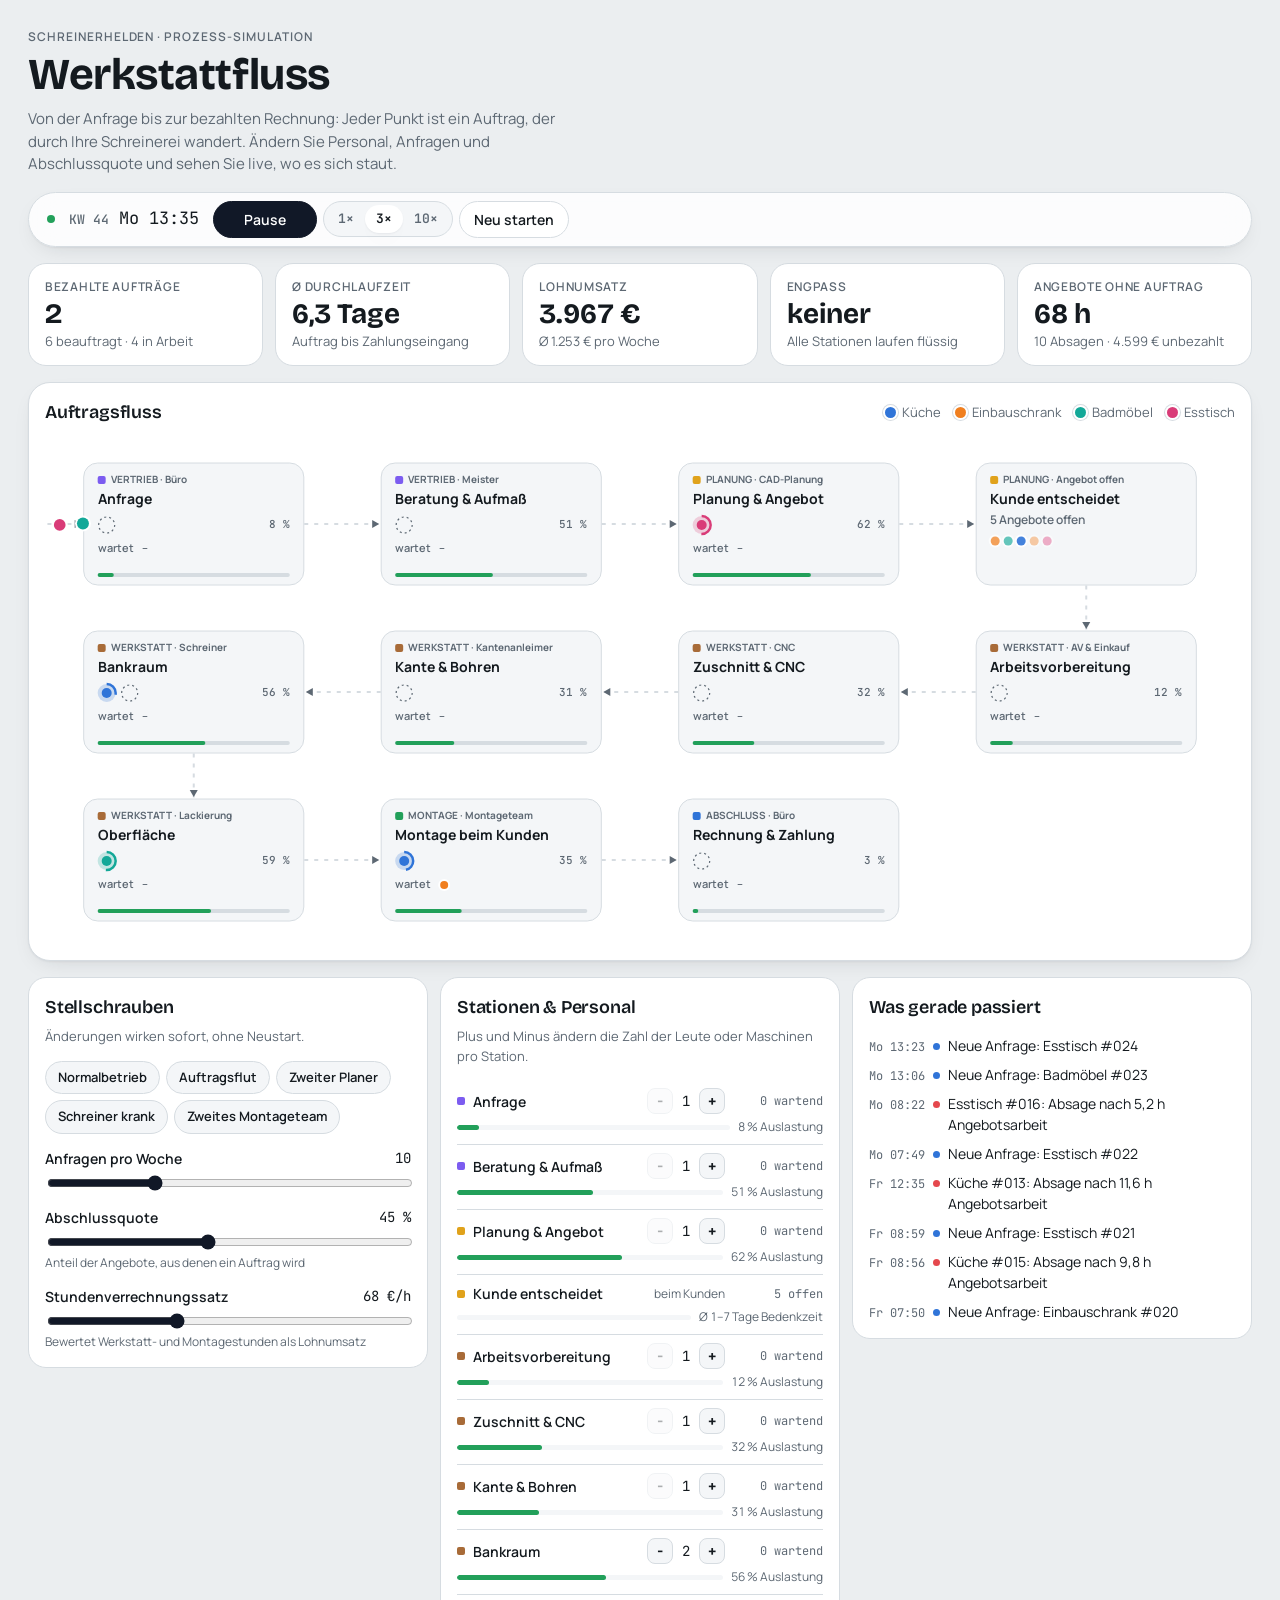
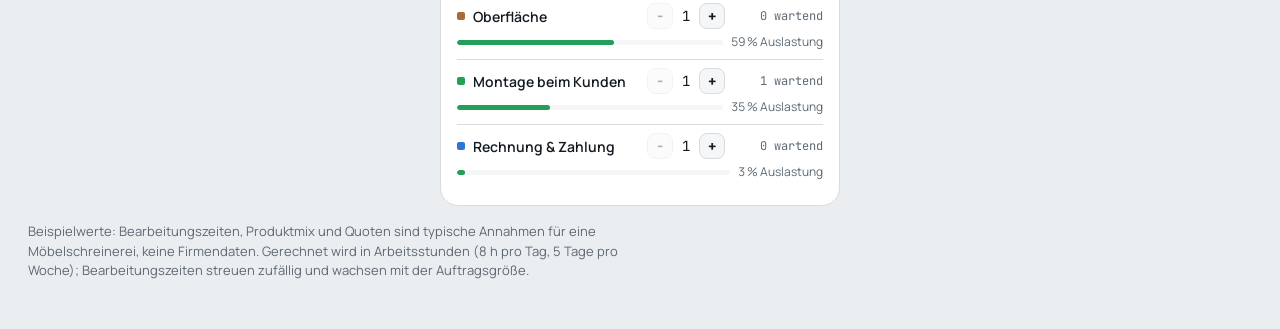
<file: simulation/index.html>
<!doctype html>
<html lang="de">
<head>
<meta charset="utf-8">
<meta name="viewport" content="width=device-width, initial-scale=1, viewport-fit=cover">
</head>
<body>
<title>Schreinerhelden Werkstattfluss</title>
<link rel="preconnect" href="https://fonts.googleapis.com">
<link rel="preconnect" href="https://fonts.gstatic.com" crossorigin>
<link rel="stylesheet" href="https://fonts.googleapis.com/css2?family=Bricolage+Grotesque:opsz,wght@12..96,600;12..96,700&family=Manrope:wght@400;500;600;700&family=JetBrains+Mono:wght@500&display=swap">
<style>
/* Layout: sticky control bar → KPI strip → full-width animated process board (snake flow) → three panels: levers, stations, live log */
:root{
  --bg:#EBEEF0; --surface:#FFFFFF; --card:#F4F6F8; --ink:#141A1F; --muted:#5D6873; --line:#D6DCE1;
  --accent:#111827; --accent-ink:#FFFFFF; --focus:#2F74D8;
  --good:#22A05A; --mid:#E0A21B; --warn:#E5484D; --warn-ink:#FFFFFF;
  --p-kueche:#2F74D8; --p-schrank:#F07F1F; --p-bad:#13A898; --p-tisch:#D93C78;
  --ph-vertrieb:#7C5CF0; --ph-planung:#E0A21B; --ph-werkstatt:#A86B38; --ph-montage:#22A05A; --ph-abschluss:#2F74D8;
  --shadow:0 1px 2px rgba(20,26,31,.05),0 8px 24px -12px rgba(20,26,31,.18);
  --f-display:'Bricolage Grotesque','Manrope',system-ui,sans-serif;
  --f-body:'Manrope',system-ui,-apple-system,'Segoe UI',sans-serif;
  --f-mono:'JetBrains Mono',ui-monospace,SFMono-Regular,Menlo,monospace;
  --r:18px;
}
@media (prefers-color-scheme: dark){:root:not([data-theme="light"]){
  --bg:#0D1114; --surface:#151B20; --card:#1C242A; --ink:#E9EEF2; --muted:#93A1AD; --line:#2A343C;
  --accent:#F3F5F7; --accent-ink:#0D1114; --focus:#6FA6FF;
  --good:#3CCB7A; --mid:#F2B93B; --warn:#FF6369; --warn-ink:#1A0D0E;
  --p-kueche:#5B9BFF; --p-schrank:#FF9A45; --p-bad:#2DD4BF; --p-tisch:#FF5C9A;
  --ph-vertrieb:#A08BFF; --ph-planung:#F2B93B; --ph-werkstatt:#D69560; --ph-montage:#3CCB7A; --ph-abschluss:#5B9BFF;
  --shadow:0 1px 2px rgba(0,0,0,.3),0 10px 30px -14px rgba(0,0,0,.6);
  color-scheme:dark}}
:root[data-theme="dark"]{
  --bg:#0D1114; --surface:#151B20; --card:#1C242A; --ink:#E9EEF2; --muted:#93A1AD; --line:#2A343C;
  --accent:#F3F5F7; --accent-ink:#0D1114; --focus:#6FA6FF;
  --good:#3CCB7A; --mid:#F2B93B; --warn:#FF6369; --warn-ink:#1A0D0E;
  --p-kueche:#5B9BFF; --p-schrank:#FF9A45; --p-bad:#2DD4BF; --p-tisch:#FF5C9A;
  --ph-vertrieb:#A08BFF; --ph-planung:#F2B93B; --ph-werkstatt:#D69560; --ph-montage:#3CCB7A; --ph-abschluss:#5B9BFF;
  --shadow:0 1px 2px rgba(0,0,0,.3),0 10px 30px -14px rgba(0,0,0,.6);
  color-scheme:dark}

*{box-sizing:border-box}
body{background:var(--bg);color:var(--ink);font-family:var(--f-body);font-size:15px;line-height:1.5;-webkit-font-smoothing:antialiased}
.page{max-width:1280px;margin:0 auto;padding-inline:20px;padding-block:20px 40px;display:flex;flex-direction:column;gap:16px}
h1,h2{font-family:var(--f-display);margin:0;text-wrap:balance;letter-spacing:-.01em}
h1{font-size:clamp(28px,4.2vw,44px);line-height:1.05;font-weight:700}
h2{font-size:18px;font-weight:600}
.eyebrow{margin:0 0 6px;font-size:12px;font-weight:600;letter-spacing:.08em;text-transform:uppercase;color:var(--muted)}
.lede{margin:10px 0 0;max-width:62ch;color:var(--muted)}
button{font:inherit;color:inherit}
:focus-visible{outline:2px solid var(--focus);outline-offset:2px}

.top{display:flex;flex-wrap:wrap;gap:16px 24px;align-items:flex-end;justify-content:space-between}
.top .intro{min-width:0;flex:1 1 420px}
.bar{position:sticky;top:env(safe-area-inset-top,0px);z-index:5;display:flex;flex-wrap:wrap;align-items:center;gap:10px 14px;
  background:color-mix(in srgb,var(--surface) 82%,transparent);backdrop-filter:blur(14px);-webkit-backdrop-filter:blur(14px);
  border:1px solid var(--line);border-radius:999px;padding:8px 8px 8px 18px;box-shadow:var(--shadow)}
.clock{display:flex;align-items:baseline;gap:10px;font-family:var(--f-mono);font-variant-numeric:tabular-nums;white-space:nowrap}
.clock b{font-size:13px;color:var(--muted);font-weight:500}
.clock span{font-size:17px}
.live{width:8px;height:8px;border-radius:50%;background:var(--good);box-shadow:0 0 0 0 var(--good);animation:pulse 1.6s infinite}
.paused .live{background:var(--muted);animation:none}
@keyframes pulse{0%{box-shadow:0 0 0 0 color-mix(in srgb,var(--good) 60%,transparent)}100%{box-shadow:0 0 0 9px transparent}}
.ctrls{display:flex;gap:6px;align-items:center;flex-wrap:wrap}
.btn{border:1px solid var(--line);background:var(--surface);border-radius:999px;padding:7px 14px;cursor:pointer;font-weight:600;font-size:14px}
.btn:hover{background:var(--card)}
.btn.primary{background:var(--accent);color:var(--accent-ink);border-color:var(--accent);min-width:104px}
.btn.primary:hover{opacity:.9}
.seg{display:flex;background:var(--card);border-radius:999px;padding:3px;border:1px solid var(--line)}
.seg button{border:0;background:none;padding:4px 11px;border-radius:999px;cursor:pointer;font-weight:600;font-size:13px;color:var(--muted);font-family:var(--f-mono)}
.seg button[aria-pressed="true"]{background:var(--surface);color:var(--ink);box-shadow:var(--shadow)}

.kpis{display:grid;grid-template-columns:repeat(auto-fit,minmax(min(100%,200px),1fr));gap:12px}
.kpi{background:var(--surface);border:1px solid var(--line);border-radius:var(--r);padding:14px 16px;min-width:0;display:flex;flex-direction:column;gap:2px}
.kpi .k{font-size:12px;font-weight:600;letter-spacing:.06em;text-transform:uppercase;color:var(--muted)}
.kpi .v{font-family:var(--f-display);font-size:28px;font-weight:700;line-height:1.15;font-variant-numeric:tabular-nums;overflow-wrap:anywhere}
.kpi .s{font-size:13px;color:var(--muted)}
.kpi.alert{border-color:color-mix(in srgb,var(--warn) 55%,var(--line));background:color-mix(in srgb,var(--warn) 7%,var(--surface))}
.kpi.alert .v{color:var(--warn)}

.board{background:var(--surface);border:1px solid var(--line);border-radius:calc(var(--r) + 4px);padding:16px;box-shadow:var(--shadow)}
.board-head{display:flex;flex-wrap:wrap;gap:8px 20px;justify-content:space-between;align-items:center;margin-bottom:6px}
.legend{list-style:none;margin:0;padding:0;display:flex;flex-wrap:wrap;gap:6px 14px;font-size:13px;color:var(--muted)}
.legend li{display:flex;align-items:center;gap:6px}
.dot{width:11px;height:11px;border-radius:50%;flex:none;box-shadow:0 0 0 2px var(--surface),0 0 0 3px var(--line)}
#board-wrap{width:100%;position:relative}
#board{display:block;width:100%}

.lower{display:grid;grid-template-columns:repeat(auto-fit,minmax(min(100%,320px),1fr));gap:12px;align-items:start}
.panel{background:var(--surface);border:1px solid var(--line);border-radius:var(--r);padding:16px;min-width:0;display:flex;flex-direction:column;gap:14px}
.panel p.hint{margin:-8px 0 0;font-size:13px;color:var(--muted)}
.chips{display:flex;flex-wrap:wrap;gap:6px}
.chip{border:1px solid var(--line);background:var(--card);border-radius:999px;padding:6px 12px;font-size:13px;font-weight:600;cursor:pointer}
.chip:hover{border-color:var(--muted)}
.field{display:grid;grid-template-columns:1fr auto;gap:4px 12px;align-items:center}
.field label{font-weight:600;font-size:14px}
.field output{font-family:var(--f-mono);font-size:14px;font-variant-numeric:tabular-nums}
.field input{grid-column:1/-1;width:100%;accent-color:var(--accent)}
.field small{grid-column:1/-1;color:var(--muted);font-size:12px;margin-top:-2px}

.stations{display:flex;flex-direction:column}
.srow{display:grid;grid-template-columns:minmax(0,1fr) auto 86px;gap:4px 12px;align-items:center;padding:8px 0;border-top:1px solid var(--line)}
.srow:first-child{border-top:0}
.sname{min-width:0;display:flex;align-items:center;gap:8px;font-weight:600;font-size:14px}
.sname i{width:8px;height:8px;border-radius:2px;flex:none}
.sname span{overflow:hidden;text-overflow:ellipsis;white-space:nowrap}
.srow.hot .sname span{color:var(--warn)}
.step{display:flex;align-items:center;gap:2px;font-family:var(--f-mono);font-size:14px}
.step button{width:26px;height:26px;border-radius:8px;border:1px solid var(--line);background:var(--card);cursor:pointer;font-weight:700;line-height:1;padding:0}
.step button:disabled{opacity:.35;cursor:default}
.step output{min-width:22px;text-align:center}
.step .na{font-size:12px;color:var(--muted);font-family:var(--f-body)}
.ubar{grid-column:1/-1;display:flex;align-items:center;gap:8px;font-size:12px;color:var(--muted);font-variant-numeric:tabular-nums}
.ubar .track{flex:1;height:5px;border-radius:9px;background:var(--card);overflow:hidden}
.ubar .fill{height:100%;border-radius:9px;background:var(--good);transition:width .3s,background .3s}
.qn{font-family:var(--f-mono);font-size:12px;white-space:nowrap;text-align:right;color:var(--muted);font-variant-numeric:tabular-nums}

#log{list-style:none;margin:0;padding:0;display:flex;flex-direction:column;gap:8px;font-size:14px}
#log li{display:grid;grid-template-columns:auto auto minmax(0,1fr);gap:8px;align-items:baseline}
#log time{font-family:var(--f-mono);font-size:12px;color:var(--muted);white-space:nowrap}
#log .k{width:7px;height:7px;border-radius:50%;background:var(--muted);transform:translateY(-1px)}
#log .good .k{background:var(--good)} #log .bad .k{background:var(--warn)} #log .info .k{background:var(--ph-abschluss)}
.foot{margin:0;font-size:13px;color:var(--muted);max-width:80ch}
@media (max-width:560px){.bar{border-radius:18px;padding:10px 12px}.kpi .v{font-size:24px}.board{padding:12px}}
@media (prefers-reduced-motion: reduce){.live{animation:none}}
</style>

<div class="page" id="app">
  <header class="top">
    <div class="intro">
      <p class="eyebrow">Schreinerhelden · Prozess-Simulation</p>
      <h1>Werkstattfluss</h1>
      <p class="lede">Von der Anfrage bis zur bezahlten Rechnung: Jeder Punkt ist ein Auftrag, der durch Ihre Schreinerei wandert. Ändern Sie Personal, Anfragen und Abschlussquote und sehen Sie live, wo es sich staut.</p>
    </div>
  </header>

  <div class="bar" id="bar">
    <span class="live" aria-hidden="true"></span>
    <div class="clock" aria-live="off"><b id="clk-week">KW 41</b><span id="clk-time">Mo 07:00</span></div>
    <div class="ctrls">
      <button class="btn primary" id="btn-play" type="button">Pause</button>
      <div class="seg" role="group" aria-label="Tempo">
        <button type="button" data-speed="1" aria-pressed="false">1×</button>
        <button type="button" data-speed="3" aria-pressed="true">3×</button>
        <button type="button" data-speed="10" aria-pressed="false">10×</button>
      </div>
      <button class="btn" id="btn-reset" type="button">Neu starten</button>
    </div>
  </div>

  <section class="kpis" aria-label="Kennzahlen">
    <div class="kpi"><span class="k">Bezahlte Aufträge</span><span class="v" id="k-done">0</span><span class="s" id="k-done-s">–</span></div>
    <div class="kpi"><span class="k">Ø Durchlaufzeit</span><span class="v" id="k-lead">–</span><span class="s">Auftrag bis Zahlungseingang</span></div>
    <div class="kpi"><span class="k">Lohnumsatz</span><span class="v" id="k-rev">0 €</span><span class="s" id="k-rev-s">–</span></div>
    <div class="kpi" id="k-bn-tile"><span class="k">Engpass</span><span class="v" id="k-bn">–</span><span class="s" id="k-bn-s">–</span></div>
    <div class="kpi"><span class="k">Angebote ohne Auftrag</span><span class="v" id="k-lost">0 h</span><span class="s" id="k-lost-s">–</span></div>
  </section>

  <section class="board" aria-label="Auftragsfluss">
    <div class="board-head">
      <h2>Auftragsfluss</h2>
      <ul class="legend" id="legend"></ul>
    </div>
    <div id="board-wrap"><canvas id="board" role="img" aria-label="Animierte Darstellung der elf Prozessschritte von der Anfrage bis zur Zahlung. Die Werte stehen auch in der Stationsliste unten."></canvas></div>
  </section>

  <section class="lower">
    <div class="panel">
      <h2>Stellschrauben</h2>
      <p class="hint">Änderungen wirken sofort, ohne Neustart.</p>
      <div class="chips" id="scenarios"></div>
      <div class="field"><label for="in-rate">Anfragen pro Woche</label><output id="out-rate" for="in-rate">10</output>
        <input id="in-rate" type="range" min="2" max="30" step="1" value="10"></div>
      <div class="field"><label for="in-quote">Abschlussquote</label><output id="out-quote" for="in-quote">45 %</output>
        <input id="in-quote" type="range" min="10" max="90" step="5" value="45">
        <small>Anteil der Angebote, aus denen ein Auftrag wird</small></div>
      <div class="field"><label for="in-eur">Stundenverrechnungssatz</label><output id="out-eur" for="in-eur">68 €/h</output>
        <input id="in-eur" type="range" min="40" max="120" step="1" value="68">
        <small>Bewertet Werkstatt- und Montagestunden als Lohnumsatz</small></div>
    </div>
    <div class="panel">
      <h2>Stationen &amp; Personal</h2>
      <p class="hint">Plus und Minus ändern die Zahl der Leute oder Maschinen pro Station.</p>
      <div class="stations" id="stations"></div>
    </div>
    <div class="panel">
      <h2>Was gerade passiert</h2>
      <ol id="log" aria-live="off"></ol>
    </div>
  </section>

  <p class="foot">Beispielwerte: Bearbeitungszeiten, Produktmix und Quoten sind typische Annahmen für eine Möbelschreinerei, keine Firmendaten. Gerechnet wird in Arbeitsstunden (8 h pro Tag, 5 Tage pro Woche); Bearbeitungszeiten streuen zufällig und wachsen mit der Auftragsgröße.</p>
</div>

<script>
(() => {
const $ = id => document.getElementById(id);
const HPW = 40, HPD = 8, DAYS = ['Mo','Di','Mi','Do','Fr'], START_KW = 41;
const BASE = 1.2;          // Simulationsstunden pro Sekunde bei 1×
const TRAVEL = 0.6;        // Wegezeit zwischen Stationen in h

const PRODUCTS = [
  {id:'kueche',  name:'Küche',         size:2.2, w:.25},
  {id:'schrank', name:'Einbauschrank', size:1.0, w:.35},
  {id:'bad',     name:'Badmöbel',      size:0.7, w:.20},
  {id:'tisch',   name:'Esstisch',      size:0.6, w:.20},
];
const PHASES = {vertrieb:'Vertrieb', planung:'Planung', werkstatt:'Werkstatt', montage:'Montage', abschluss:'Abschluss'};
const STATIONS = [
  {id:'anfrage',  name:'Anfrage',             role:'Büro',          ph:'vertrieb',  cap:1, t:0.5,  scale:0},
  {id:'aufmass',  name:'Beratung & Aufmaß',   role:'Meister',       ph:'vertrieb',  cap:1, t:3,    scale:.4},
  {id:'planung',  name:'Planung & Angebot',   role:'CAD-Planung',   ph:'planung',   cap:1, t:3.2,  scale:.7},
  {id:'entscheid',name:'Kunde entscheidet',   role:'Angebot offen', ph:'planung',   cap:0, decision:true},
  {id:'av',       name:'Arbeitsvorbereitung', role:'AV & Einkauf',  ph:'werkstatt', cap:1, t:2.5,  scale:.5, bill:true},
  {id:'cnc',      name:'Zuschnitt & CNC',     role:'CNC',           ph:'werkstatt', cap:1, t:5,    scale:1,  bill:true},
  {id:'kante',    name:'Kante & Bohren',      role:'Kantenanleimer',ph:'werkstatt', cap:1, t:3.5,  scale:1,  bill:true},
  {id:'bank',     name:'Bankraum',            role:'Schreiner',     ph:'werkstatt', cap:2, t:12,   scale:1,  bill:true},
  {id:'oberfl',   name:'Oberfläche',          role:'Lackierung',    ph:'werkstatt', cap:1, t:5,    scale:.8, bill:true},
  {id:'montage',  name:'Montage beim Kunden', role:'Montageteam',   ph:'montage',   cap:1, t:6,    scale:1,  bill:true},
  {id:'rechnung', name:'Rechnung & Zahlung',  role:'Büro',          ph:'abschluss', cap:1, t:.75,  scale:0},
];
const N = STATIONS.length, LAST = N - 1;
const DEFAULT = {rate:10, quote:45, eur:68, caps:Object.fromEntries(STATIONS.map(s => [s.id, s.cap]))};
const SCENARIOS = [
  {name:'Normalbetrieb', apply:c => Object.assign(c, {rate:10, quote:45, caps:{...DEFAULT.caps}})},
  {name:'Auftragsflut', apply:c => Object.assign(c, {rate:20, quote:55})},
  {name:'Zweiter Planer', apply:c => { c.caps.planung = 2; c.caps.aufmass = 2; }},
  {name:'Schreiner krank', apply:c => { c.caps.bank = 1; }},
  {name:'Zweites Montageteam', apply:c => { c.caps.montage = 2; }},
];

const reduce = matchMedia('(prefers-reduced-motion: reduce)').matches;
let cfg = structuredClone(DEFAULT);
let S, FX = [], running = !reduce, speed = 3, logVer = 0, shownLog = -1;

/* ---------- Simulation ---------- */
const rand = (a, b) => a + Math.random() * (b - a);
const expo = m => -Math.log(1 - Math.random()) * m;
function pickProduct(){ let r = Math.random(); for (const p of PRODUCTS){ if ((r -= p.w) < 0) return p; } return PRODUCTS[1]; }
const label = j => `${j.p.name} #${String(j.id).padStart(3,'0')}`;

function fresh(){
  return {t:0, next:expo(HPW / cfg.rate), jobs:[], seq:1, st:STATIONS.map(() => ({queue:[], busy:[], util:0})),
          done:0, lost:0, orders:0, lostH:0, rev:0, lead:[], log:[]};
}
function log(text, kind){ S.log.unshift({t:S.t, text, kind}); if (S.log.length > 30) S.log.length = 30; logVer++; }

function spawn(){
  const j = {id:S.seq++, p:pickProduct(), state:'travel', from:-1, to:0, tp:0, h:{}, born:S.t};
  S.jobs.push(j);
  log(`Neue Anfrage: ${label(j)}`, 'info');
}
function travel(j, from, to){ j.state = 'travel'; j.from = from; j.to = to; j.tp = 0; }
function arrive(j, i){
  j.pos = i;
  const s = S.st[i];
  if (STATIONS[i].decision){ j.state = 'wait'; j.rem = j.dur = rand(16, 56); s.busy.push(j); }
  else { j.state = 'queue'; s.queue.push(j); }
}
function start(j, i){
  const d = STATIONS[i];
  const dur = d.t * (1 - d.scale + d.scale * j.p.size) * rand(.75, 1.3);
  j.rem = j.dur = dur; j.h[d.id] = dur; j.state = 'service';
  S.st[i].busy.push(j);
}
function complete(j, i){
  const s = S.st[i];
  s.busy.splice(s.busy.indexOf(j), 1);
  if (STATIONS[i].decision){
    if (Math.random() * 100 < cfg.quote){
      j.orderAt = S.t; S.orders++;
      log(`${label(j)}: Auftrag erteilt`, 'good');
      travel(j, i, i + 1);
    } else {
      const h = (j.h.aufmass || 0) + (j.h.planung || 0);
      S.lost++; S.lostH += h; j.state = 'gone';
      FX.push({kind:'lost', i, p:j.p, age:0});
      log(`${label(j)}: Absage nach ${h.toFixed(1).replace('.', ',')} h Angebotsarbeit`, 'bad');
    }
    return;
  }
  if (i === LAST){
    const billH = STATIONS.filter(d => d.bill).reduce((a, d) => a + (j.h[d.id] || 0), 0);
    const r = billH * cfg.eur;
    S.done++; S.rev += r; S.lead.push((S.t - j.orderAt) / HPD); j.state = 'gone';
    FX.push({kind:'done', i, p:j.p, age:0, parts:Array.from({length:14}, () => ({a:rand(0, Math.PI*2), v:rand(30, 80)}))});
    log(`${label(j)}: bezahlt, ${eur(r)} Lohnumsatz`, 'good');
    return;
  }
  travel(j, i, i + 1);
}
function step(dt){
  S.t += dt;
  while (S.t >= S.next){ spawn(); S.next += expo(HPW / cfg.rate); }
  for (const j of S.jobs) if (j.state === 'travel'){ j.tp += dt / TRAVEL; if (j.tp >= 1) arrive(j, j.to); }
  STATIONS.forEach((d, i) => {
    const s = S.st[i];
    for (const j of s.busy.slice()){ j.rem -= dt; if (j.rem <= 0) complete(j, i); }
    if (d.decision) return;
    const cap = cfg.caps[d.id];
    while (s.busy.length < cap && s.queue.length) start(s.queue.shift(), i);
    s.util += (Math.min(s.busy.length, cap) / cap - s.util) * Math.min(1, dt / 30);
  });
  if (S.jobs.some(j => j.state === 'gone')) S.jobs = S.jobs.filter(j => j.state !== 'gone');
}
function advance(h){ while (h > 0){ const d = Math.min(h, .05); step(d); h -= d; } }
function bottleneck(){
  let best = -1, score = -1;
  STATIONS.forEach((d, i) => {
    if (d.decision) return;
    const s = S.st[i], sc = s.util + Math.min(s.queue.length, 12) * .04;
    if (sc > score){ score = sc; best = i; }
  });
  return S.st[best].util > .72 || S.st[best].queue.length > 2 ? best : -1;
}

/* ---------- Formatting ---------- */
const eurF = new Intl.NumberFormat('de-DE', {style:'currency', currency:'EUR', maximumFractionDigits:0});
const eur = v => eurF.format(v);
const num = (v, d = 0) => v.toLocaleString('de-DE', {minimumFractionDigits:d, maximumFractionDigits:d});
function clockOf(t){
  const w = Math.floor(t / HPW), d = Math.floor((t % HPW) / HPD), hh = 7 + (t % HPD);
  const h = Math.floor(hh), m = Math.floor((hh - h) * 60);
  return {kw:((START_KW - 1 + w) % 53) + 1, txt:`${DAYS[d]} ${String(h).padStart(2,'0')}:${String(m).padStart(2,'0')}`};
}

/* ---------- Canvas ---------- */
const cv = $('board'), ctx = cv.getContext('2d'), wrap = $('board-wrap');
let W = 0, H = 0, cellW = 0, cellH = 0, bw = 0, bh = 0, P = [];
let C = {};
const TOKENS = ['surface','card','ink','muted','line','good','mid','warn','warn-ink','p-kueche','p-schrank','p-bad','p-tisch',
  'ph-vertrieb','ph-planung','ph-werkstatt','ph-montage','ph-abschluss'];
function readColors(){ const cs = getComputedStyle(document.documentElement); for (const k of TOKENS) C[k] = cs.getPropertyValue('--' + k).trim(); }
const pc = p => C['p-' + p.id];

function layout(){
  W = wrap.clientWidth;
  const cols = W >= 980 ? 4 : W >= 620 ? 3 : 2, rows = Math.ceil(N / cols);
  cellW = W / cols; cellH = W < 620 ? 156 : 168;
  bw = Math.min(cellW * .74, 250); bh = cellH - 46;
  H = rows * cellH + 8;
  P = STATIONS.map((_, i) => {
    const r = Math.floor(i / cols); let c = i % cols; if (r % 2) c = cols - 1 - c;
    return {x:c * cellW + cellW / 2, y:r * cellH + cellH / 2 + 8};
  });
  const dpr = Math.min(2, devicePixelRatio || 1);
  cv.width = Math.round(W * dpr); cv.height = Math.round(H * dpr); cv.style.height = H + 'px';
  ctx.setTransform(dpr, 0, 0, dpr, 0, 0);
}
function edge(i, j){
  const a = P[i];
  if (j < 0) return {x:a.x - bw / 2, y:a.y};
  const b = P[j], dx = b.x - a.x, dy = b.y - a.y;
  return Math.abs(dx) > Math.abs(dy) ? {x:a.x + Math.sign(dx) * bw / 2, y:a.y} : {x:a.x, y:a.y + Math.sign(dy) * bh / 2};
}
function rr(x, y, w, h, r){ ctx.beginPath(); ctx.roundRect ? ctx.roundRect(x, y, w, h, r) : ctx.rect(x, y, w, h); }
function circle(x, y, r){ ctx.beginPath(); ctx.arc(x, y, r, 0, Math.PI * 2); }
function token(x, y, p, r){
  circle(x, y, r + 2); ctx.fillStyle = C.surface; ctx.fill();
  circle(x, y, r); ctx.fillStyle = pc(p); ctx.fill();
}
function fit(text, max){
  if (ctx.measureText(text).width <= max) return text;
  while (text.length > 1 && ctx.measureText(text + '…').width > max) text = text.slice(0, -1);
  return text + '…';
}
const FONT = (w, s, fam = "'Manrope', system-ui, sans-serif") => `${w} ${s}px ${fam}`;
const MONO = "'JetBrains Mono', ui-monospace, monospace";

function drawConnector(a, b, now, flow){
  ctx.save();
  ctx.strokeStyle = C.line; ctx.lineWidth = 2; ctx.setLineDash([4, 6]);
  ctx.lineDashOffset = flow ? -(now / 45) % 10 : 0;
  ctx.beginPath(); ctx.moveTo(a.x, a.y); ctx.lineTo(b.x, b.y); ctx.stroke();
  ctx.setLineDash([]);
  const ang = Math.atan2(b.y - a.y, b.x - a.x);
  ctx.fillStyle = C.muted; ctx.beginPath();
  ctx.moveTo(b.x - 2 * Math.cos(ang), b.y - 2 * Math.sin(ang));
  ctx.lineTo(b.x - 9 * Math.cos(ang) + 4 * Math.sin(ang), b.y - 9 * Math.sin(ang) - 4 * Math.cos(ang));
  ctx.lineTo(b.x - 9 * Math.cos(ang) - 4 * Math.sin(ang), b.y - 9 * Math.sin(ang) + 4 * Math.cos(ang));
  ctx.fill(); ctx.restore();
}

function drawStation(i, bn, now){
  const d = STATIONS[i], s = S.st[i], {x, y} = P[i];
  const bx = x - bw / 2, by = y - bh / 2, pad = bw < 150 ? 10 : 14, small = bw < 150;
  const hot = i === bn;
  rr(bx, by, bw, bh, 14); ctx.fillStyle = C.card; ctx.fill();
  if (hot){
    ctx.save(); ctx.globalAlpha = .1 + (reduce ? 0 : .05 * Math.sin(now / 250)); ctx.fillStyle = C.warn; ctx.fill(); ctx.restore();
    ctx.lineWidth = 2; ctx.strokeStyle = C.warn; ctx.stroke();
  } else { ctx.lineWidth = 1; ctx.strokeStyle = C.line; ctx.stroke(); }

  // Phase + Name
  ctx.textBaseline = 'middle'; ctx.textAlign = 'left';
  rr(bx + pad, by + 13, 8, 8, 2); ctx.fillStyle = C['ph-' + d.ph]; ctx.fill();
  ctx.font = FONT(700, 10); ctx.fillStyle = C.muted;
  ctx.fillText(fit(PHASES[d.ph].toUpperCase() + (small ? '' : ' · ' + d.role), bw - pad * 2 - 14), bx + pad + 13, by + 17.5);
  ctx.font = FONT(700, small ? 12.5 : 14); ctx.fillStyle = C.ink;
  ctx.fillText(fit(d.name, bw - pad * 2), bx + pad, by + 37);

  const rowY = by + 62;
  if (d.decision){
    ctx.font = FONT(600, 12); ctx.fillStyle = C.muted;
    ctx.fillText(`${s.busy.length} Angebote offen`, bx + pad, rowY - 4);
    const per = Math.max(1, Math.floor((bw - pad * 2) / 13));
    s.busy.slice(0, per * 2).forEach((j, k) => {
      const cx = bx + pad + 5 + (k % per) * 13, cy = rowY + 16 + Math.floor(k / per) * 13;
      ctx.save(); ctx.globalAlpha = .35 + .65 * (1 - j.rem / j.dur); token(cx, cy, j.p, 4.5); ctx.restore();
    });
  } else {
    const cap = cfg.caps[d.id], slots = Math.max(cap, s.busy.length), gap = small ? 20 : 23;
    for (let k = 0; k < slots; k++){
      const cx = bx + pad + 9 + k * gap, j = s.busy[k];
      if (j){
        const prog = 1 - Math.max(0, j.rem) / j.dur;
        circle(cx, rowY, 9); ctx.fillStyle = pc(j.p); ctx.globalAlpha = .22; ctx.fill(); ctx.globalAlpha = 1;
        circle(cx, rowY, 5); ctx.fillStyle = pc(j.p); ctx.fill();
        ctx.beginPath(); ctx.arc(cx, rowY, 9, -Math.PI / 2, -Math.PI / 2 + prog * Math.PI * 2);
        ctx.strokeStyle = pc(j.p); ctx.lineWidth = 2.5; ctx.stroke();
      } else {
        circle(cx, rowY, 8); ctx.setLineDash([2, 3]); ctx.strokeStyle = C.muted; ctx.lineWidth = 1.2; ctx.stroke(); ctx.setLineDash([]);
      }
    }
    ctx.textAlign = 'right'; ctx.font = FONT(500, 11, MONO); ctx.fillStyle = hot ? C.warn : C.muted;
    ctx.fillText(Math.round(s.util * 100) + ' %', bx + bw - pad, rowY);
    ctx.textAlign = 'left';
    // Warteschlange
    const qy = rowY + 24;
    ctx.font = FONT(600, 11); ctx.fillStyle = C.muted;
    const lbl = 'wartet', lw = ctx.measureText(lbl).width + 8;
    ctx.fillText(lbl, bx + pad, qy);
    if (!s.queue.length){ ctx.fillText('–', bx + pad + lw, qy); }
    else {
      const room = bw - pad * 2 - lw - 22, per = Math.max(1, Math.floor(room / 11));
      s.queue.slice(0, per).forEach((j, k) => token(bx + pad + lw + 5 + k * 11, qy, j.p, 4));
      if (s.queue.length > per){ ctx.fillStyle = hot ? C.warn : C.ink; ctx.font = FONT(700, 11);
        ctx.fillText('+' + (s.queue.length - per), bx + pad + lw + per * 11 + 2, qy); }
    }
  }
  // Auslastungsbalken
  if (!d.decision){
    const ux = bx + pad, uy = by + bh - 12, uw = bw - pad * 2;
    rr(ux, uy, uw, 4, 2); ctx.fillStyle = C.line; ctx.fill();
    rr(ux, uy, Math.max(4, uw * Math.min(1, s.util)), 4, 2);
    ctx.fillStyle = s.util > .9 ? C.warn : s.util > .75 ? C.mid : C.good; ctx.fill();
  }
  if (hot){
    ctx.font = FONT(700, 10.5); const t = 'ENGPASS', tw = ctx.measureText(t).width + 14;
    rr(bx + bw - pad - tw, by - 9, tw, 18, 9); ctx.fillStyle = C.warn; ctx.fill();
    ctx.fillStyle = C['warn-ink']; ctx.textAlign = 'center'; ctx.fillText(t, bx + bw - pad - tw / 2, by);
    ctx.textAlign = 'left';
  }
}

function draw(now){
  ctx.clearRect(0, 0, W, H);
  const flow = running && !reduce;
  // Eingang
  drawConnector({x:2, y:P[0].y}, edge(0, -1), now, flow);
  for (let i = 0; i < LAST; i++) drawConnector(edge(i, i + 1), edge(i + 1, i), now, flow);
  const bn = bottleneck();
  for (let i = 0; i < N; i++) drawStation(i, bn, now);
  // Unterwegs
  for (const j of S.jobs){
    if (j.state !== 'travel') continue;
    const a = j.from < 0 ? {x:2, y:P[0].y} : edge(j.from, j.to), b = j.from < 0 ? edge(0, -1) : edge(j.to, j.from);
    const t = Math.min(1, j.tp), e = t < .5 ? 2 * t * t : 1 - Math.pow(-2 * t + 2, 2) / 2;
    const bob = reduce ? 0 : Math.sin(now / 110 + j.id) * 1.5;
    token(a.x + (b.x - a.x) * e, a.y + (b.y - a.y) * e + bob, j.p, 5 + j.p.size * 1.4);
  }
  // Effekte
  for (const f of FX){
    const {x, y} = P[f.i];
    if (f.kind === 'lost'){
      const k = f.age / 1.4;
      ctx.save(); ctx.globalAlpha = 1 - k;
      const fx = x + bw / 2 - 18, fy = y + bh / 2 - 8 + k * 34;
      token(fx, fy, f.p, 6);
      ctx.strokeStyle = C.warn; ctx.lineWidth = 2; ctx.beginPath();
      ctx.moveTo(fx - 4, fy - 4); ctx.lineTo(fx + 4, fy + 4); ctx.moveTo(fx + 4, fy - 4); ctx.lineTo(fx - 4, fy + 4); ctx.stroke();
      ctx.restore();
    } else {
      const k = f.age / 1.3;
      ctx.save(); ctx.globalAlpha = 1 - k;
      for (const p of f.parts){
        circle(x + Math.cos(p.a) * p.v * k * 1.4, y + Math.sin(p.a) * p.v * k * 1.4, 3.5 * (1 - k * .5));
        ctx.fillStyle = pc(f.p); ctx.fill();
      }
      ctx.font = FONT(700, 20, "'Bricolage Grotesque', system-ui, sans-serif"); ctx.textAlign = 'center';
      ctx.fillStyle = C.good; ctx.fillText('€', x, y - bh / 2 - 6 - k * 26); ctx.textAlign = 'left';
      ctx.restore();
    }
  }
}

/* ---------- UI ---------- */
function buildUI(){
  $('legend').innerHTML = PRODUCTS.map(p => `<li><span class="dot" style="background:var(--p-${p.id})"></span>${p.name}</li>`).join('');
  $('scenarios').innerHTML = SCENARIOS.map((s, i) => `<button class="chip" type="button" data-sc="${i}">${s.name}</button>`).join('');
  $('stations').innerHTML = STATIONS.map((d, i) => `
    <div class="srow" id="sr-${i}">
      <div class="sname"><i style="background:var(--ph-${d.ph})"></i><span title="${d.name}">${d.name}</span></div>
      <div class="step">${d.decision ? '<span class="na">beim Kunden</span>' :
        `<button type="button" data-st="${i}" data-d="-1" aria-label="${d.name}: eine Person weniger">−</button><output id="sc-${i}">1</output><button type="button" data-st="${i}" data-d="1" aria-label="${d.name}: eine Person mehr">+</button>`}</div>
      <div class="qn" id="sq-${i}">–</div>
      <div class="ubar"><div class="track"><div class="fill" id="su-${i}"></div></div><span id="sp-${i}">–</span></div>
    </div>`).join('');
}
function syncInputs(){
  $('in-rate').value = cfg.rate; $('in-quote').value = cfg.quote; $('in-eur').value = cfg.eur;
  $('out-rate').textContent = cfg.rate; $('out-quote').textContent = cfg.quote + ' %'; $('out-eur').textContent = cfg.eur + ' €/h';
}
function ui(){
  const c = clockOf(S.t);
  $('clk-week').textContent = 'KW ' + c.kw; $('clk-time').textContent = c.txt;
  $('btn-play').textContent = running ? 'Pause' : 'Start';
  $('bar').classList.toggle('paused', !running);

  const wip = S.jobs.filter(j => j.orderAt !== undefined).length;
  $('k-done').textContent = num(S.done);
  $('k-done-s').textContent = `${num(S.orders)} beauftragt · ${num(wip)} in Arbeit`;
  const recent = S.lead.slice(-15);
  $('k-lead').textContent = recent.length ? num(recent.reduce((a, b) => a + b, 0) / recent.length, 1) + ' Tage' : '–';
  $('k-rev').textContent = eur(S.rev);
  $('k-rev-s').textContent = S.t > 8 ? `Ø ${eur(S.rev / (S.t / HPW))} pro Woche` : '–';
  const bn = bottleneck();
  $('k-bn-tile').classList.toggle('alert', bn >= 0);
  if (bn >= 0){ $('k-bn').textContent = STATIONS[bn].name; $('k-bn-s').textContent = `${Math.round(S.st[bn].util * 100)} % ausgelastet · ${S.st[bn].queue.length} wartend`; }
  else { $('k-bn').textContent = 'keiner'; $('k-bn-s').textContent = 'Alle Stationen laufen flüssig'; }
  $('k-lost').textContent = num(S.lostH) + ' h';
  $('k-lost-s').textContent = `${num(S.lost)} Absagen · ${eur(S.lostH * cfg.eur)} unbezahlt`;

  STATIONS.forEach((d, i) => {
    const s = S.st[i];
    $('sr-' + i).classList.toggle('hot', i === bn);
    if (d.decision){ $('sq-' + i).textContent = s.busy.length + ' offen'; $('sp-' + i).textContent = 'Ø 1–7 Tage Bedenkzeit'; $('su-' + i).style.width = '0'; return; }
    const cap = cfg.caps[d.id], u = Math.round(s.util * 100);
    $('sc-' + i).textContent = cap;
    $('sr-' + i).querySelector('[data-d="-1"]').disabled = cap <= 1;
    $('sr-' + i).querySelector('[data-d="1"]').disabled = cap >= 6;
    $('sq-' + i).textContent = s.queue.length + ' wartend';
    $('sp-' + i).textContent = u + ' % Auslastung';
    const f = $('su-' + i); f.style.width = Math.min(100, u) + '%';
    f.style.background = s.util > .9 ? 'var(--warn)' : s.util > .75 ? 'var(--mid)' : 'var(--good)';
  });

  if (shownLog !== logVer){
    shownLog = logVer;
    $('log').innerHTML = S.log.slice(0, 8).map(e => `<li class="${e.kind}"><time>${clockOf(e.t).txt}</time><span class="k"></span><span>${e.text}</span></li>`).join('');
  }
}

/* ---------- Events ---------- */
$('btn-play').addEventListener('click', () => { running = !running; ui(); });
$('btn-reset').addEventListener('click', () => { S = fresh(); FX = []; advance(3 * HPW); ui(); });
document.querySelectorAll('.seg button').forEach(b => b.addEventListener('click', () => {
  speed = +b.dataset.speed;
  document.querySelectorAll('.seg button').forEach(x => x.setAttribute('aria-pressed', x === b));
}));
$('in-rate').addEventListener('input', e => { cfg.rate = +e.target.value; syncInputs(); });
$('in-quote').addEventListener('input', e => { cfg.quote = +e.target.value; syncInputs(); });
$('in-eur').addEventListener('input', e => { cfg.eur = +e.target.value; syncInputs(); ui(); });
$('scenarios').addEventListener('click', e => {
  const b = e.target.closest('[data-sc]'); if (!b) return;
  const sc = SCENARIOS[+b.dataset.sc]; sc.apply(cfg); syncInputs();
  log(`Szenario: ${sc.name}`, 'info'); ui();
});
$('stations').addEventListener('click', e => {
  const b = e.target.closest('[data-st]'); if (!b) return;
  const d = STATIONS[+b.dataset.st];
  cfg.caps[d.id] = Math.max(1, Math.min(6, cfg.caps[d.id] + +b.dataset.d));
  log(`${d.name}: jetzt ${cfg.caps[d.id]} ${cfg.caps[d.id] === 1 ? 'Kapazität' : 'Kapazitäten'}`, 'info'); ui();
});
matchMedia('(prefers-color-scheme: dark)').addEventListener('change', readColors);
new MutationObserver(readColors).observe(document.documentElement, {attributes:true, attributeFilter:['data-theme']});
new ResizeObserver(layout).observe(wrap);

/* ---------- Start ---------- */
buildUI(); syncInputs(); readColors(); layout();
S = fresh(); advance(3 * HPW);   // drei Wochen Vorlauf, damit die Werkstatt beim Öffnen schon läuft
if (reduce) document.querySelector('.seg [data-speed="1"]').click();
ui();
let last = performance.now(), lastUI = 0;
function frame(now){
  const dt = Math.min(.1, (now - last) / 1000); last = now;
  if (running) advance(dt * BASE * speed);
  for (const f of FX) f.age += dt;
  FX = FX.filter(f => f.age < 1.4);
  draw(now);
  if (now - lastUI > 250){ ui(); lastUI = now; }
  requestAnimationFrame(frame);
}
requestAnimationFrame(frame);
})();
</script>

</body>
</html>
</file>
